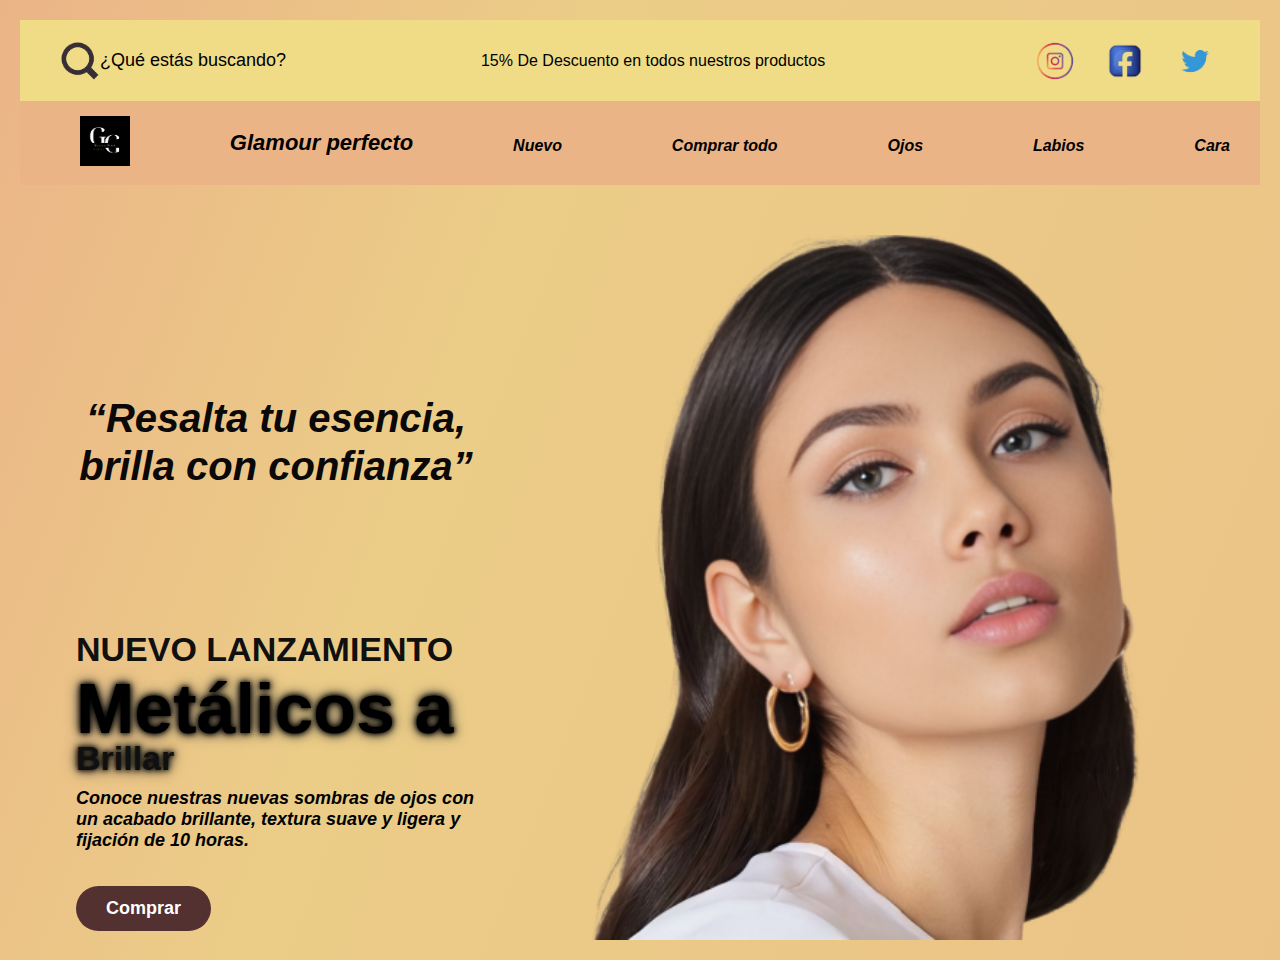
<file: index.html>
<!DOCTYPE html>
<html lang="es">
<head>
    <meta charset="UTF-8">
    <meta name="viewport" content="width=device-width, initial-scale=1.0">
    <title>Nuevo Lanzamiento</title>
    <link rel="stylesheet" href="styles.css">
    <style>
        /* Estilos Generales */
        body {
            margin: 0;
            font-family: Arial, sans-serif;
            background-color: #f4f4f4;
            height: 100%;
        }

        /* Contenedor principal */
        .main-container {
            display: flex;
            flex-direction: column;
            align-items: center;
            min-height: 100vh; 
            padding: 20px;
            box-sizing: border-box;
        }

        
        .header-bar {
            display: flex;
            justify-content: space-between;
            align-items: center;
            width: 100%;
            background-color: #f0dc87;
            padding: 40px 40px;
            box-sizing: border-box;
        }

        .header-left {
            display: flex;
            align-items: center;
            color: black;
            font-size: 18px;
        }

        .header-right {
            color: black;
            font-size: 16px;
        }

        .icons img {
            margin-left: 10px;
            width: 50px;
            height: auto;
        }

        
        .info-container {
            display: flex;
            justify-content: space-between;
            align-items: center;
            width: 100%;
            background-color: #EBB487;
            padding: 15px 20px;
            box-sizing: border-box;
        }

        .info-container img {
            margin-left: 20px;
            width: 50px;
            height: auto;
        }

        .info-container div {
            margin-left: 20px;
            color: black;
        }

        .info-container .title {
            font-size: 22px;
            font-weight: 900;
            font-style: italic;
        }

        .info-container .item {
            font-size: 16px;
            font-weight: 600;
            font-style: italic;
            margin-top: 5px;
            margin-right: 10px;
        }

       
        .promo-container {
    display: flex;
    justify-content: flex-end;
    align-items: center;
    width: 100%;
    margin-top: 50px; 
    position: relative;
    flex-grow: 1;
}

        .promo-image {
            width: 60%;
            height: 100%;
            margin-left: 20px;
        }

        .promo-text {
            max-width: 400px;
            color: black;
        }

        .promo-text h1 {
            font-size: 40px;
            font-weight: 900;
        }

        .promo-text h2 {
    font-size: 34px;
    font-weight: 600;
    color: #111010;
    margin-top: -10px; 
}

.promo-text p {
    font-size: 18px;
    margin-top: 10px; 
}

.buy-button {
    padding: 12px 30px;
    background-color: #533130;
    color: white;
    border: none;
    border-radius: 30px;
    font-size: 18px;
    cursor: pointer;
    margin-top: 15px; 
}

        .buy-button:hover {
            background-color: #3e2c28;
        }

       
        .slogan {
            font-size: 40px;
            font-weight: bold;
            font-style: italic;
            color: #0a0808;
            text-align: center;
            margin-top: 150px;
            padding-bottom: 150px;
        }

        
        @media (max-width: 768px) {
            .promo-container {
                flex-direction: column;
                align-items: center;
                text-align: center;
            }

            .promo-image {
                width: 80%;
                margin: 20px 0;
            }

            .promo-text {
                max-width: 100%;
                padding: 0 20px;
            }
        }
    </style>
</head>
<body>
    <div class="main-container">
        <!-- Barra superior -->
        <div class="header-bar">
            <div class="header-left">
                <img src="images/image-removebg-preview (11).png" alt="icono 1" style="width:40px; height:auto;">
                ¿Qué estás buscando?
            </div> 
            <div class="header-right">15% De Descuento en todos nuestros productos</div>
            <!-- Iconos de redes o navegación rápida -->
            <div class="icons">
                <img src="images/image-removebg-preview (8).png" alt="icono 1">
                <img src="images/image-removebg-preview (5).png" alt="Icono 2">
                <img src="images/image-removebg-preview (6).png" alt="Icono 3">
            </div>
        </div>

       
        <div class="info-container">
            <div>
                <img src="images/g (1).png" alt="Icono de glamour" />
            </div>
            <div class="title">Glamour perfecto</div>
            <div class="item">Nuevo</div>
            <div class="item">Comprar todo</div>
            <div class="item">Ojos</div>
            <div class="item">Labios</div>
            <div class="item">Cara</div>
        </div>

        <!-- Texto promocional y principal -->
        <div class="promo-container">
            <div class="promo-text">
                
                <div class="slogan">
                    “Resalta tu esencia, brilla con confianza”
                </div>
                <h2>NUEVO LANZAMIENTO</h2>
                <h3 class="shiny-text">Metálicos a</h3>
                <h2 class="shiny-text">Brillar</h2>

                <p>Conoce nuestras nuevas sombras de ojos con un acabado brillante, textura suave y ligera y fijación de 10 horas.</p>
                <button class="buy-button" onclick="window.location.href='productos.html';">Comprar</button>

            </div>
            <img class="promo-image" src="images/imagencentralhd.png" alt="Producto destacado">
        </div>
    </div>
</body>
</html>
</file>
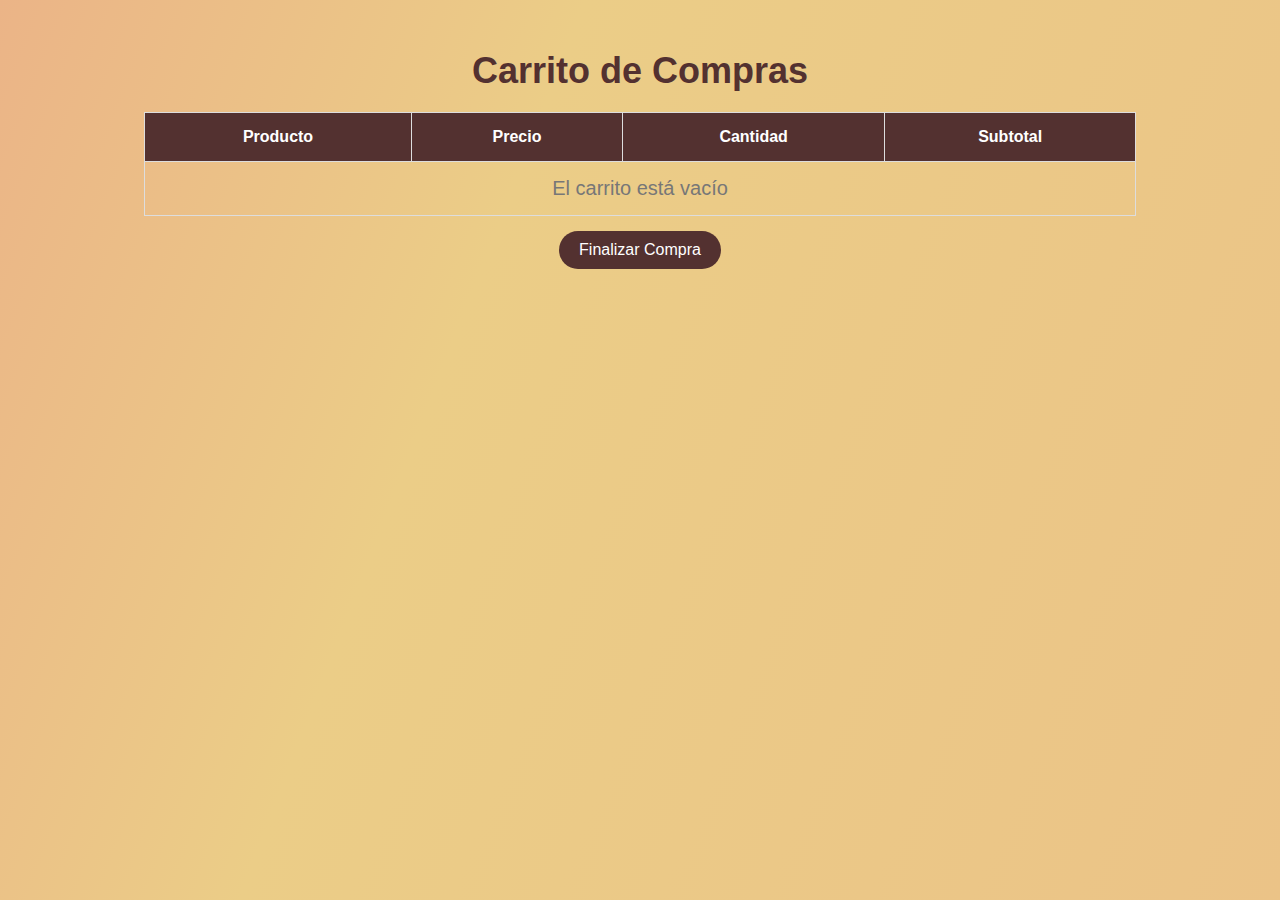
<file: carrito.html>
<!DOCTYPE html>
<html lang="es">
<head>
    <meta charset="UTF-8">
    <meta name="viewport" content="width=device-width, initial-scale=1.0">
    <title>Carrito de Compras</title>
    <link rel="stylesheet" href="styles.css">
    <style>
        
        body {
            margin: 0;
            font-family: Arial, sans-serif;
            background-color: #f4f4f4;
        }

        /* Contenedor principal */
        .main-container {
            display: flex;
            flex-direction: column;
            align-items: center;
            padding: 20px;
        }

        .page-title {
            font-size: 36px;
            font-weight: bold;
            color: #533130;
            margin-top: 30px;
        }

        /* Tabla de carrito */
        .cart-table {
            width: 80%;
            border-collapse: collapse;
            margin-top: 20px;
        }

        .cart-table th, .cart-table td {
            padding: 15px;
            border: 1px solid #ddd;
            text-align: center;
        }

        .cart-table th {
            background-color: #533130;
            color: white;
        }

        .cart-total {
            font-size: 24px;
            font-weight: bold;
            margin-top: 20px;
            color: #533130;
        }

        .empty-cart {
            font-size: 20px;
            color: #777;
            margin-top: 30px;
        }

        .checkout-button {
            padding: 10px 20px;
            background-color: #533130;
            color: white;
            border: none;
            border-radius: 30px;
            font-size: 16px;
            cursor: pointer;
            margin-top: 15px;
        }

        .checkout-button:hover {
            background-color: #3e2c28;
        }
    </style>
</head>
<body>
    <div class="main-container">
        <h1 class="page-title">Carrito de Compras</h1>
        
        <table class="cart-table" id="cart-table">
            <thead>
                <tr>
                    <th>Producto</th>
                    <th>Precio</th>
                    <th>Cantidad</th>
                    <th>Subtotal</th>
                </tr>
            </thead>
            
            <tbody id="cart-items">
                
            </tbody>
        </table>

        <p id="cart-total" class="cart-total">Total: $0</p>
        <button class="checkout-button" onclick="checkout()">Finalizar Compra</button>
    </div>

    <script>
        function cargarCarrito() {
            const cartItems = JSON.parse(localStorage.getItem("carrito")) || [];
            const cartItemsContainer = document.getElementById("cart-items");
            const cartTotal = document.getElementById("cart-total");
            let total = 0;
    
            if (cartItems.length === 0) {
                cartItemsContainer.innerHTML = `<tr><td colspan="4" class="empty-cart">El carrito está vacío</td></tr>`;
                cartTotal.style.display = 'none';
                return;
            }
    
          
            cartItemsContainer.innerHTML = '';
            cartItems.forEach(item => {
                const subtotal = item.price * item.quantity;
                const row = document.createElement("tr");
                row.innerHTML = `
                    <td>${item.name}</td>
                    <td>$${item.price}</td>
                    <td>${item.quantity}</td>
                    <td>$${subtotal.toFixed(2)}</td>
                `;
                cartItemsContainer.appendChild(row);
                total += subtotal;
            });
    
            cartTotal.innerText = `Total: $${total.toFixed(2)}`;
        }
    
        // Función de checkout
        function checkout() {
            alert("Compra finalizada");
            localStorage.removeItem("carrito");
            window.location.reload();
        }
    
        window.onload = cargarCarrito;
    </script>
    
</body>
</html>
</file>
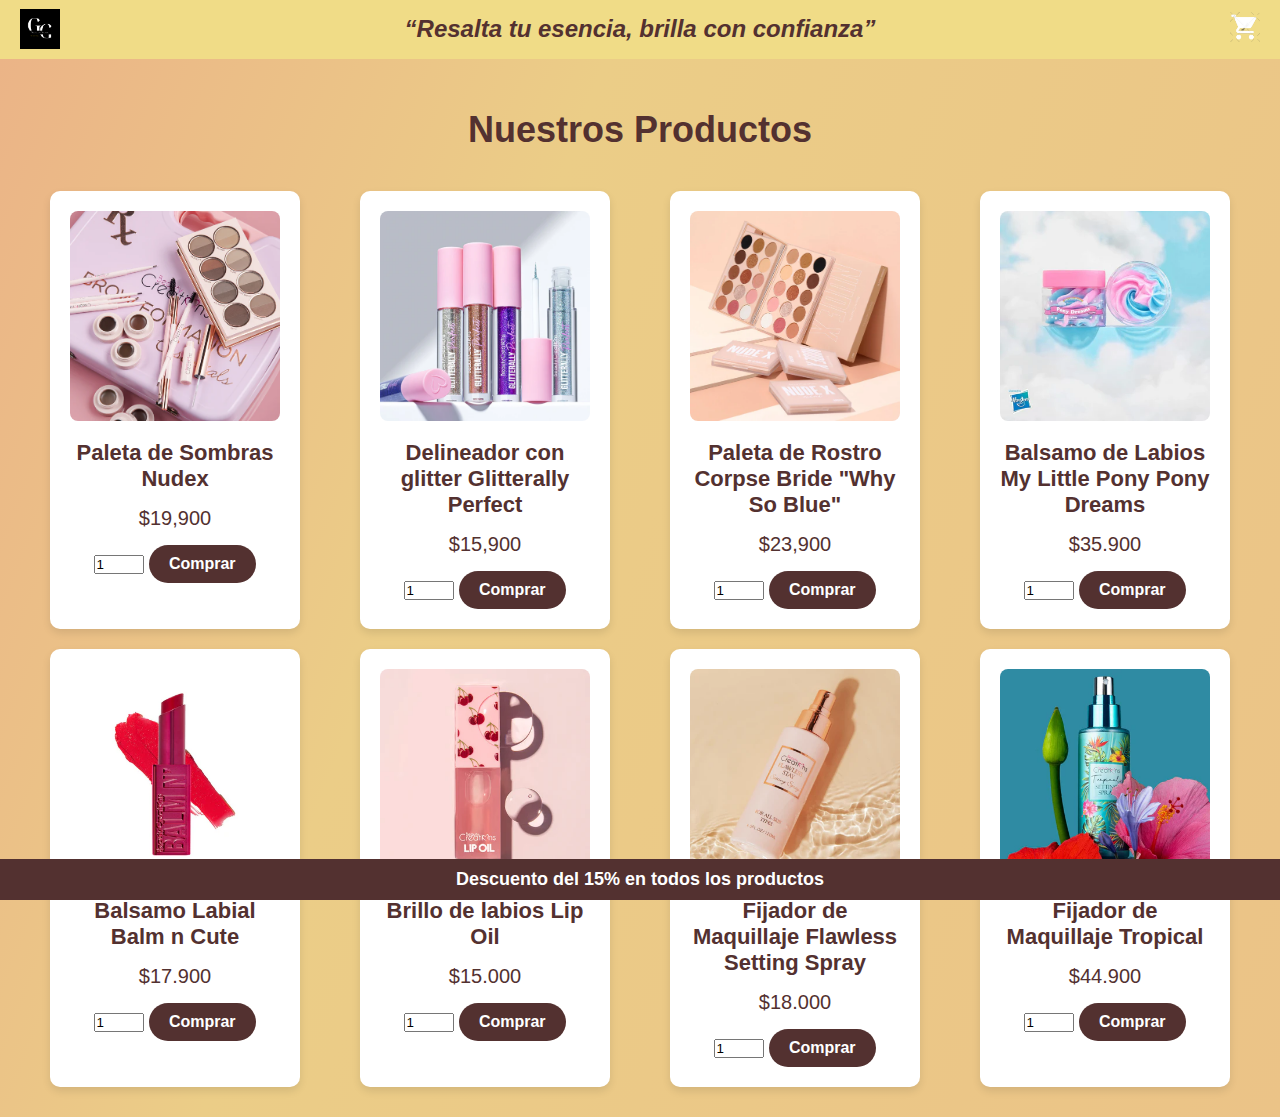
<file: productos.html>
<!DOCTYPE html>
<html lang="es">
<head>
    <meta charset="UTF-8">
    <meta name="viewport" content="width=device-width, initial-scale=1.0">
    <title>Productos</title>
    <link rel="stylesheet" href="styles.css">
    <style>
        /* Estilos Generales */
        body {
            margin: 0;
            font-family: Arial, sans-serif;
            background-color: #f4f4f4;
        }

        /* Barra superior */
        .top-bar {
            display: flex;
            flex-direction: column;
            align-items: center;
            padding: 10px 20px;
            background-color: #f0dc87;
            width: 100%;
            box-sizing: border-box;
            position: relative;
        }

        .logo-container {
            display: flex;
            align-items: center;
            position: absolute;
            left: 20px;
            top: 50%;
            transform: translateY(-50%);
        }

        .logo-container img {
            width: 40px;
            height: auto;
        }

        .slogan {
            font-size: 24px;
            font-weight: bold;
            color: #533130;
            text-align: center;
            margin: 0;
            padding: 5px 0;
        }

        .cart-icon {
            position: absolute;
            right: 20px;
            top: 50%;
            transform: translateY(-50%);
        }

        .cart-icon img {
            width: 30px;
            height: auto;
            cursor: pointer;
        }

        /* Contenedor principal */
        .main-container {
            display: flex;
            flex-direction: column;
            align-items: center;
            padding: 20px;
        }

        /* Título de la página */
        .page-title {
            font-size: 36px;
            font-weight: bold;
            color: #533130;
            margin-top: 30px;
        }

        /* Contenedor de productos */
        .products-container {
            display: flex;
            flex-wrap: wrap;
            justify-content: space-around;
            margin-top: 30px;
            width: 100%;
        }

        .product-card {
            background-color: #fff;
            border-radius: 10px;
            width: 250px;
            margin: 10px;
            box-shadow: 0 4px 8px rgba(0, 0, 0, 0.1);
            text-align: center;
            padding: 20px;
        }

        .product-card img {
            width: 100%;
            height: auto;
            border-radius: 8px;
        }

        .product-card h3 {
            font-size: 22px;
            font-weight: bold;
            color: #533130;
            margin-top: 15px;
        }

        .product-card p {
            font-size: 16px;
            color: #777;
            margin-top: 10px;
        }

        .product-card .price {
            font-size: 20px;
            color: #533130;
            margin-top: 15px;
        }

        .buy-button {
            padding: 10px 20px;
            background-color: #533130;
            color: white;
            border: none;
            border-radius: 30px;
            font-size: 16px;
            cursor: pointer;
            margin-top: 15px;
        }

        .buy-button:hover {
            background-color: #3e2c28;
        }

        /* Barra inferior de descuento */
        .bottom-bar {
            position: fixed;
            bottom: 0;
            width: 100%;
            padding: 10px;
            background-color: #533130;
            color: white;
            text-align: center;
            font-size: 18px;
            font-weight: bold;
        }
    </style>
</head>
<body>
    <!-- Barra superior con logo, eslogan centrado y carrito -->
    <div class="top-bar">
        <div class="logo-container">
            <img src="images/g (1).png" alt="Logo de la marca">
        </div>
        <h1 class="slogan">“Resalta tu esencia, brilla con confianza”</h1>
        <!-- Icono del carrito -->
<div class="cart-icon">
    <a href="carrito.html">
        <img src="images/image-removebg-preview (9).png" alt="Carrito">
    </a>
</div>

    </div>

    <!-- Contenedor principal de productos -->
    <div class="main-container">
        <h1 class="page-title">Nuestros Productos</h1>
        <div class="products-container">
            <!-- Producto 1 -->
            <div class="product-card" data-product-id="1" data-product-name="Paleta de Sombras Nudex" data-product-price="19900">
                <img src="images/Caratula_Coleccion_Beauty_Creations_-_Cejas-2.webp" alt="Paleta de Sombras Nudex">
                <h3>Paleta de Sombras Nudex</h3>
                <div class="price">$19,900</div>
                <input type="number" class="product-quantity" min="1" value="1" style="margin-top: 10px; width: 50px;">
                <button class="buy-button" onclick="agregarAlCarrito(this)">Comprar</button>
            </div>

            <!-- Producto 2 -->
            <div class="product-card" data-product-id="2" data-product-name="Delineador con glitter Glitterally Perfect" data-product-price="15900">
                <img src="images/image_b903173d-00ef-448d-844c-d8ae310f56f8.webp" alt="Delineador con glitter Glitterally Perfect">
                <h3>Delineador con glitter Glitterally Perfect</h3>

                <div class="price">$15,900</div>
                <input type="number" class="product-quantity" min="1" value="1" style="margin-top: 10px; width: 50px;">
                <button class="buy-button" onclick="agregarAlCarrito(this)">Comprar</button>
            </div>

            <!-- Producto 3 -->
            <div class="product-card" data-product-id="3" data-product-name="Paleta de Rostro Corpse Bride 'Why So Blue'" data-product-price="23900">
                <img src="images/image_cc4216c0-4fe0-4be0-9e74-09aae098b725.webp" alt="Paleta de Rostro Corpse Bride 'Why So Blue'">
                <h3>Paleta de Rostro Corpse Bride "Why So Blue"</h3>
                <div class="price">$23,900</div>
                <input type="number" class="product-quantity" min="1" value="1" style="margin-top: 10px; width: 50px;">
                <button class="buy-button" onclick="agregarAlCarrito(this)">Comprar</button>
            </div>

            <!-- Más productos... -->
              <!-- Producto 2 -->
              <div class="product-card" data-product-id="4" data-product-name="Balsamo de Labios My Little Pony Pony Dreams" data-product-price="35900">
                <img src="images/segundo/AccesorioEsponjasMyLittlePony-6.webp" alt="Producto 2">
                <h3>Balsamo de Labios My Little Pony Pony Dreams</h3>
                
                <div class="price">$35.900</div>
                <input type="number" class="product-quantity" min="1" value="1" style="margin-top: 10px; width: 50px;">
                <button class="buy-button" onclick="agregarAlCarrito(this)">Comprar</button>
            </div>
             <!-- Producto 2 -->
             <div class="product-card" data-product-id="5" data-product-name="Balsamo Labial Balm n Cute" data-product-price="17900">
                <img src="images/segundo/Balsamo_Labial_Balm_n_Cute-2.webp" alt="Producto 2">
                <h3>Balsamo Labial Balm n Cute</h3>
                
                <div class="price">$17.900</div>
                <input type="number" class="product-quantity" min="1" value="1" style="margin-top: 10px; width: 50px;">
                <button class="buy-button" onclick="agregarAlCarrito(this)">Comprar</button>
            </div>
             <!-- Producto 2 -->
             <div class="product-card" data-product-id="4" data-product-name="Brillo de labios Lip Oil" data-product-price="15000">
                <img src="images/segundo/image_77180971-59c1-4ed1-8afc-a2863031b873.webp" alt="Producto 2">
                <h3>Brillo de labios Lip Oil</h3>
                
                <div class="price">$15.000</div>
                <input type="number" class="product-quantity" min="1" value="1" style="margin-top: 10px; width: 50px;">
                <button class="buy-button" onclick="agregarAlCarrito(this)">Comprar</button>
            </div>
             <!-- Producto 2 -->
             <div class="product-card" data-product-id="4" data-product-name="Fijador de Maquillaje Flawless Setting Spray" data-product-price="18000">
                <img src="images/segundo/BC-11_21-Styled-16_2048x_jpg.webp" alt="Producto 2">
                <h3>Fijador de Maquillaje Flawless Setting Spray</h3>
                
                <div class="price">$18.000</div>
                <input type="number" class="product-quantity" min="1" value="1" style="margin-top: 10px; width: 50px;">
                <button class="buy-button" onclick="agregarAlCarrito(this)">Comprar</button>
            </div>
             <!-- Producto 2 -->
             <div class="product-card" data-product-id="4" data-product-name="Fijador de Maquillaje Tropical" data-product-price="44900">
                <img src="images/segundo/tropical-setting-spray-beauty-creations-spn07-253341_1080x_jpg.webp" alt="Producto 2">
                <h3>Fijador de Maquillaje Tropical</h3>
                
                <div class="price">$44.900</div>
                <input type="number" class="product-quantity" min="1" value="1" style="margin-top: 10px; width: 50px;">
                <button class="buy-button" onclick="agregarAlCarrito(this)">Comprar</button>
            </div>
        </div>
    </div>

    <!-- Barra inferior de descuento -->
    <div class="bottom-bar">
        Descuento del 15% en todos los productos
    </div>

    <script>
        function agregarAlCarrito(button) {
            const productCard = button.parentElement;
            const productId = productCard.getAttribute("data-product-id");
            const productName = productCard.getAttribute("data-product-name");
            const productPrice = productCard.getAttribute("data-product-price");
            const productQuantity = productCard.querySelector(".product-quantity").value;
    
            // Crear un objeto de producto con cantidad
            const product = {
                id: productId,
                name: productName,
                price: parseFloat(productPrice),
                quantity: parseInt(productQuantity, 10)
            };
    
            // Obtener el carrito actual del localStorage o crear uno nuevo
            let carrito = JSON.parse(localStorage.getItem("carrito")) || [];
    
            // Añadir el producto al carrito
            carrito.push(product);
    
            // Guardar el carrito actualizado en el localStorage
            localStorage.setItem("carrito", JSON.stringify(carrito));
    
            alert(`Producto agregado: ${productName} - Cantidad: ${productQuantity}`);
        }
    </script>
</file>
<file: styles.css>
/* Configuración general */
*/* Asegúrate de incluir la clase shiny-text en tu CSS */
/* Estilo para el texto con brillo negro */
.shiny-text {
    color: black; /* Cambiar el color a negro */
    text-shadow: 0 0 5px black, 0 0 10px black, 0 0 15px #555; /* Sombra de texto para un efecto de brillo suave */
    font-weight: bold;
    font-size: 70px; /* Mantener el tamaño grande */
    animation: shimmer 1.5s infinite; /* Animación de brillo */
}

/* Animación de brillo */
@keyframes shimmer {
    0% { text-shadow: 0 0 5px black, 0 0 10px black, 0 0 15px #555; }
    50% { text-shadow: 0 0 10px #333, 0 0 20px #333, 0 0 30px #333; } /* Resplandor más fuerte */
    100% { text-shadow: 0 0 5px black, 0 0 10px black, 0 0 15px #555; }
}


/* Estilos generales de la página */
* {
    box-sizing: border-box;
    margin: 0;
    padding: 0;
}

body {
    font-family: 'Inter', sans-serif;
    color: #333;
}

.main-container {
    width: 100%;
    min-height: 100vh;
    background: linear-gradient(291deg, #EBC387 0%, #EBCD87 64%, #EBB487 100%);
    display: flex;
    flex-direction: column;
    align-items: center;
    padding: 20px;
}

/* Barra superior */
.header-bar {
    width: 100%;
    max-width: 1440px;
    height: 81px;
    background: #F0DC87;
    display: flex;
    justify-content: space-between;
    align-items: center;
    padding: 0 20px;
}

.header-left, .header-right {
    font-size: 20px;
    font-weight: 400;
}

.icons {
    display: flex;
    gap: 10px;
}

/* Contenido promocional */
.promo-container {
    display: flex;
    align-items: flex-start;
    max-width: 1440px;
    width: 100%;
    margin-top: 20px;
    gap: 20px;
}

.promo-image {
    width: 60%;
    max-width: 845px;
    height: auto;
}

.promo-text {
    width: 40%;
    max-width: 420px;
    color: black;
}

.promo-text h2 {
    font-size: 44px;
    font-weight: 400;
}

.promo-text h1 {
    font-size: 64px;
    font-style: italic;
    font-weight: 900;
    margin: 10px 0;
}

.promo-text p {
    font-size: 20px;
    font-style: italic;
    font-weight: 600;
    margin: 20px 0;
}

/* Botón de compra */
.buy-button {
    background: #533130;
    color: white;
    border: 1px solid white;
    border-radius: 30px;
    padding: 10px 20px;
    font-size: 24px;
    font-weight: 900;
    cursor: pointer;
    transition: background 0.3s;
}

.buy-button:hover {
    background: #6e3f3f;
}

/* Lema */
.slogan {
    font-size: 40px;
    font-weight: bold;
    font-style: italic;
    color: #0a0808;
    text-align: center;
    margin-top: 150px;
    padding-bottom: 150px;
    line-height: 1.2; /* Esto ayudará a que el texto se separe un poco si es necesario */
}
</file>
